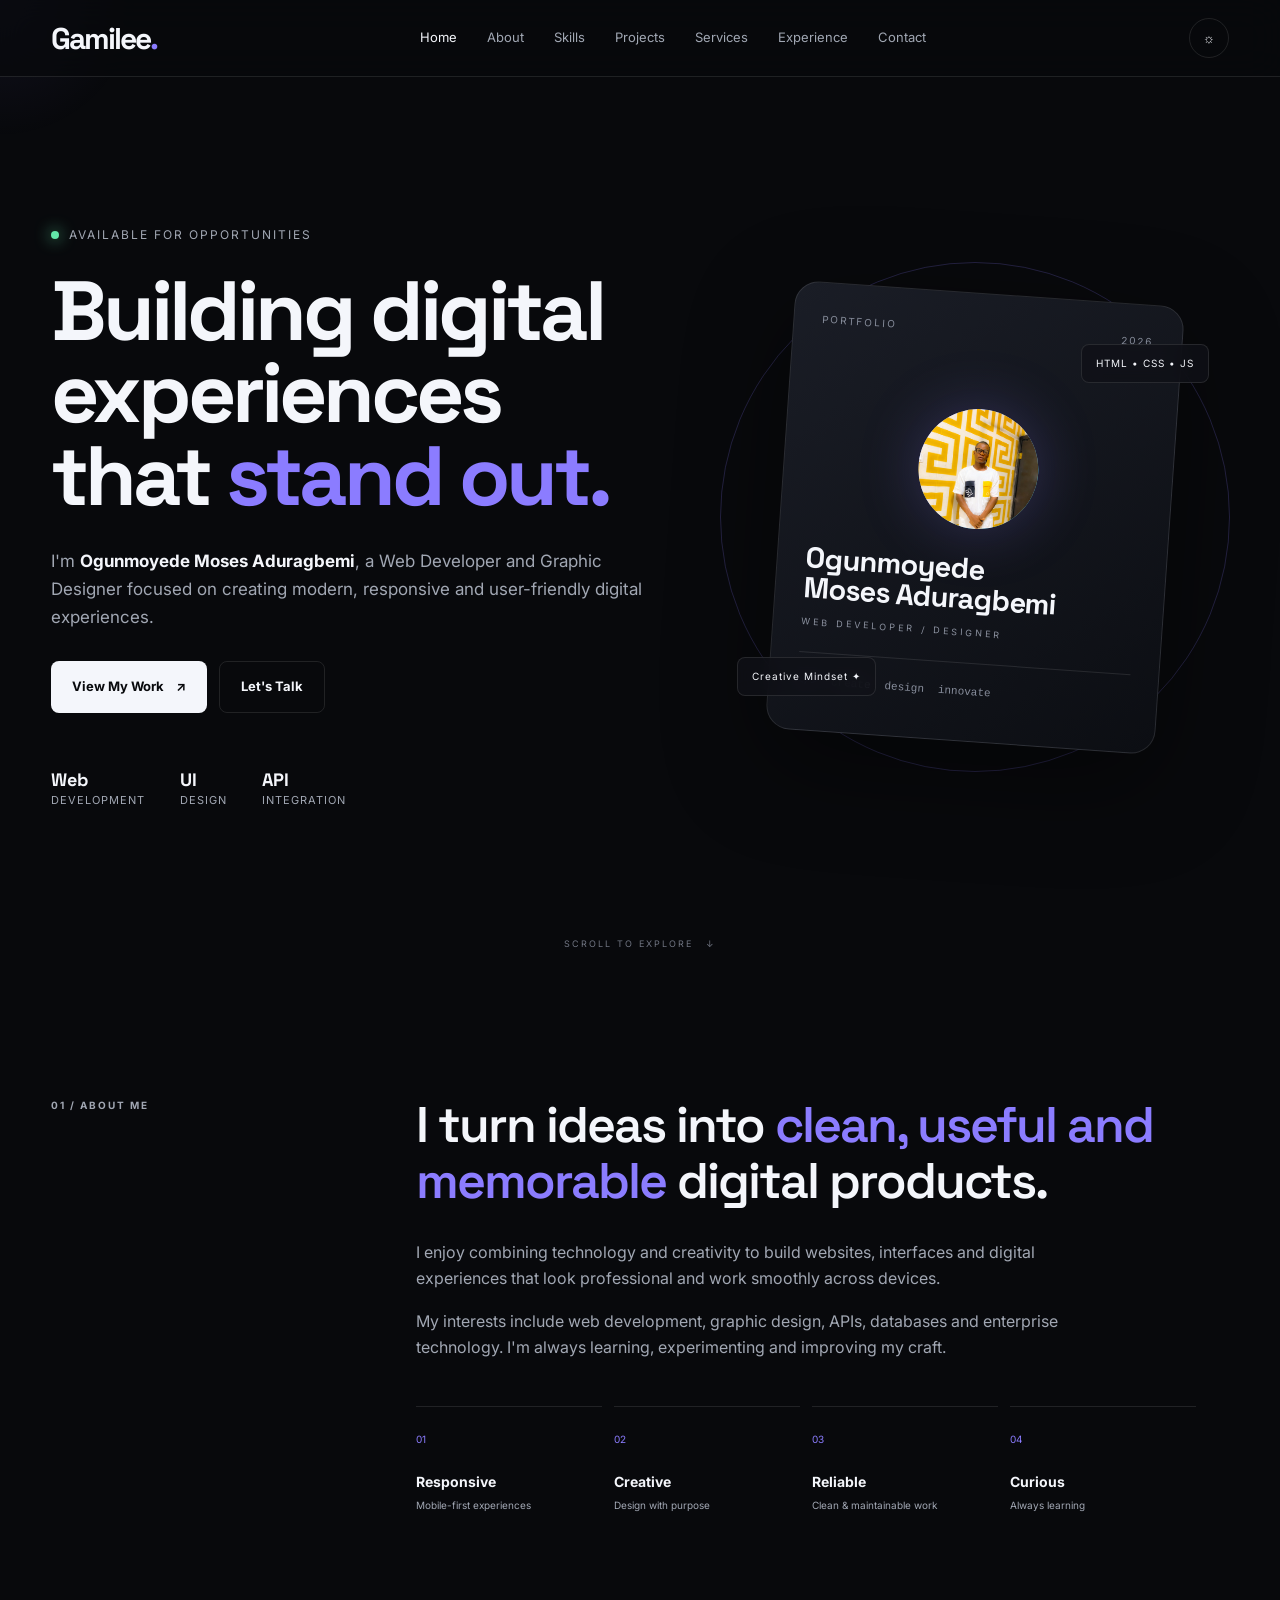
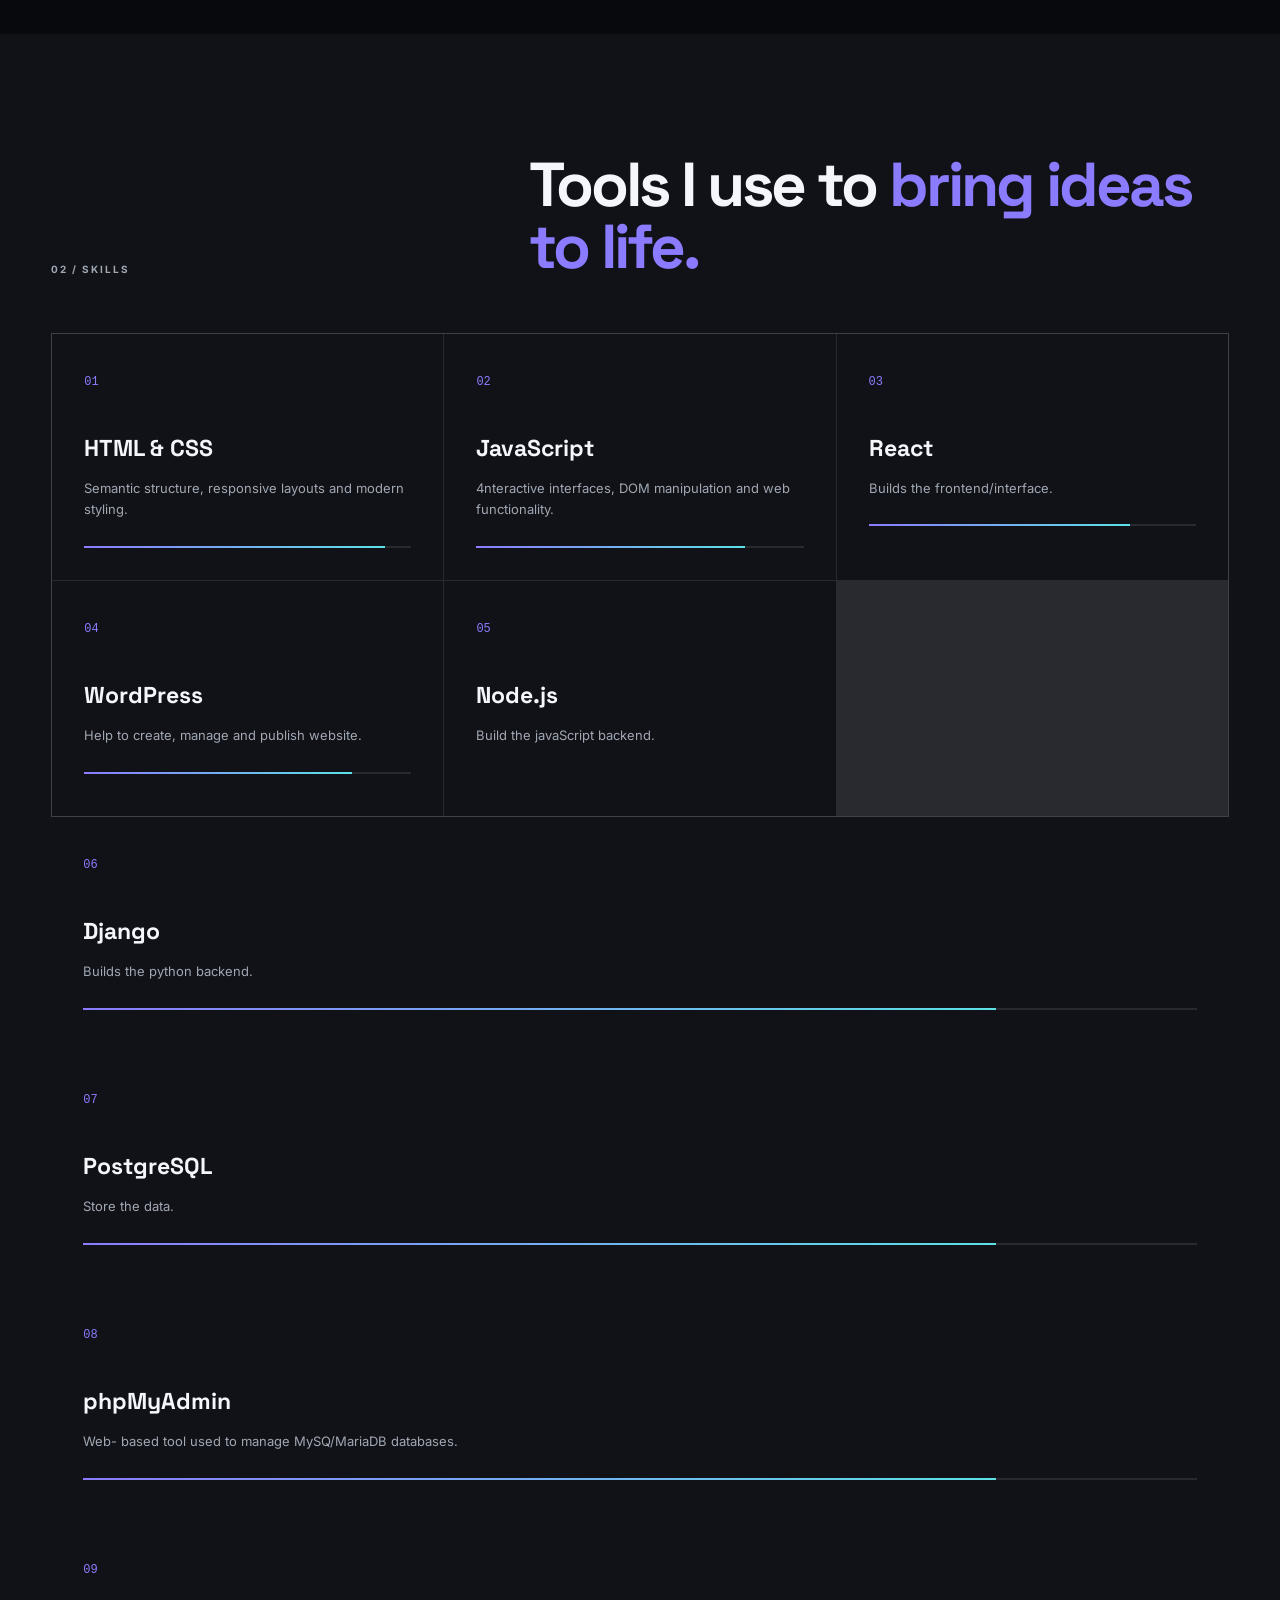
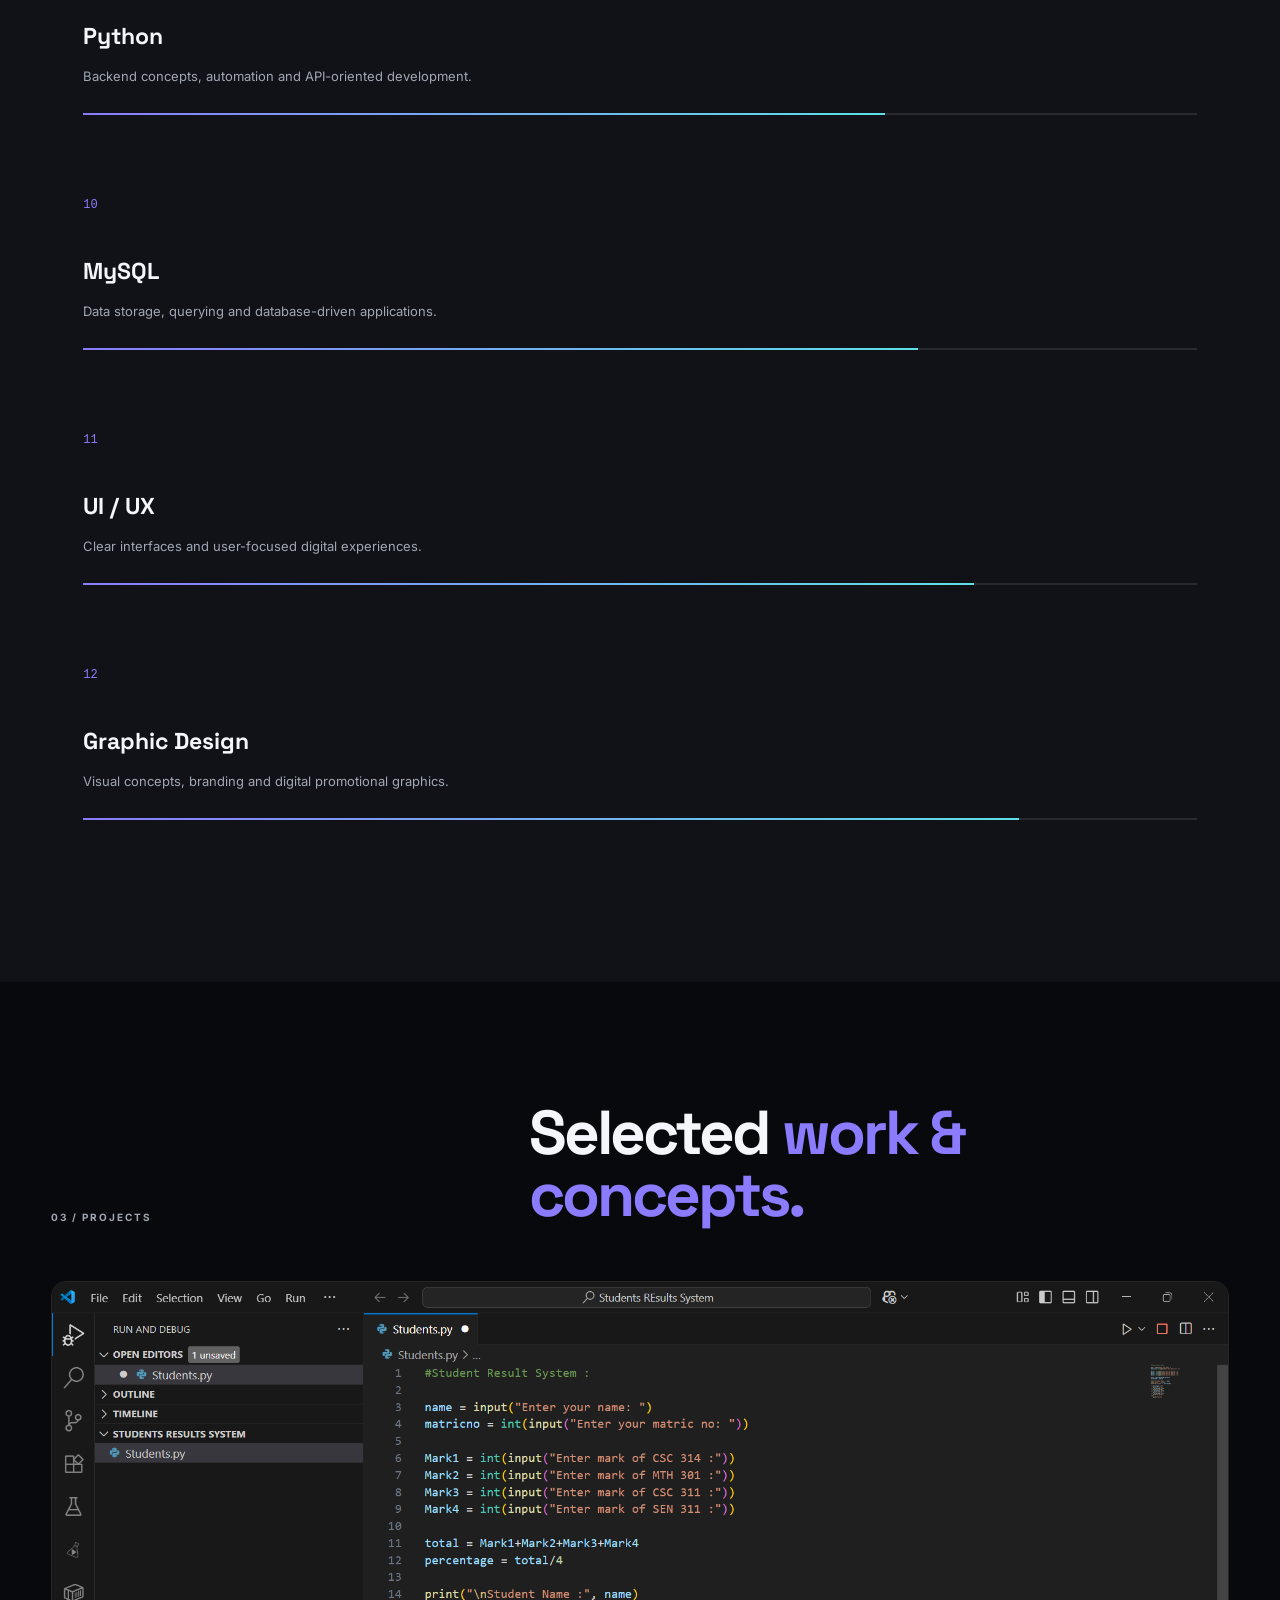
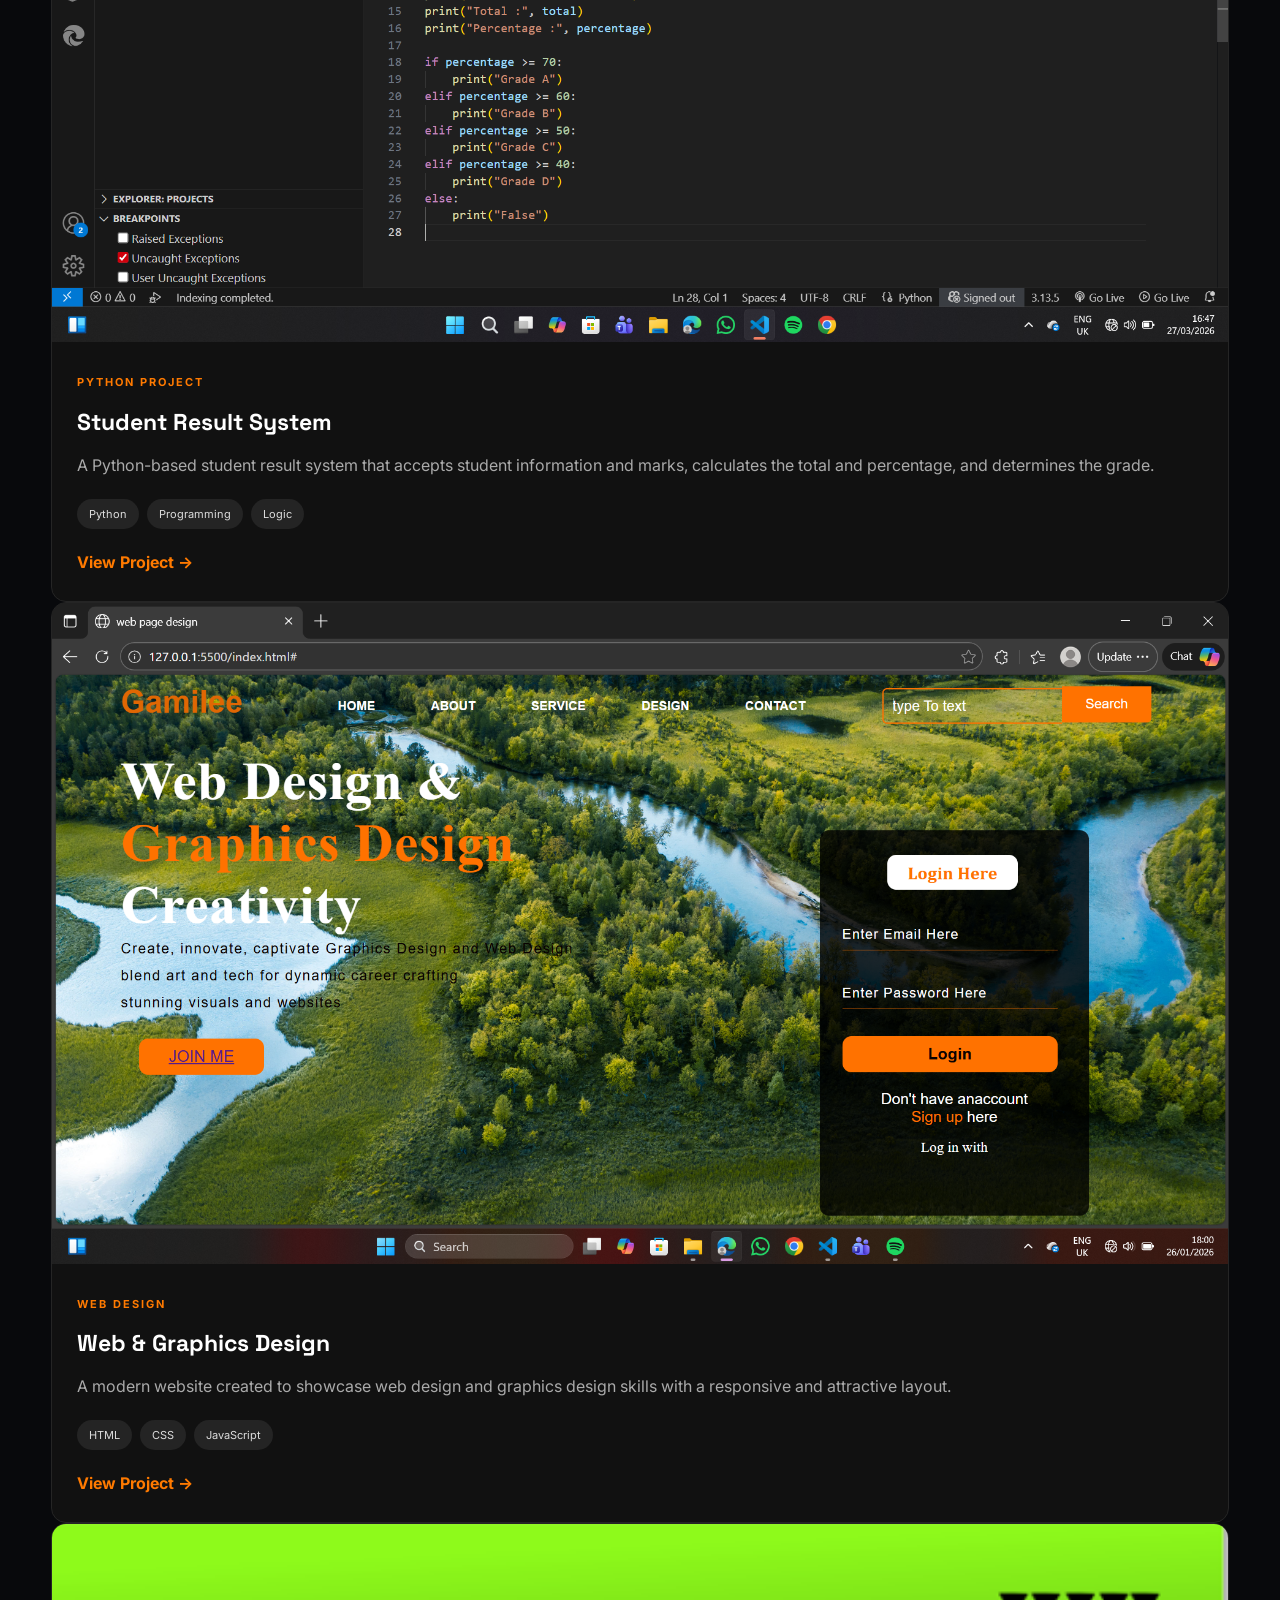
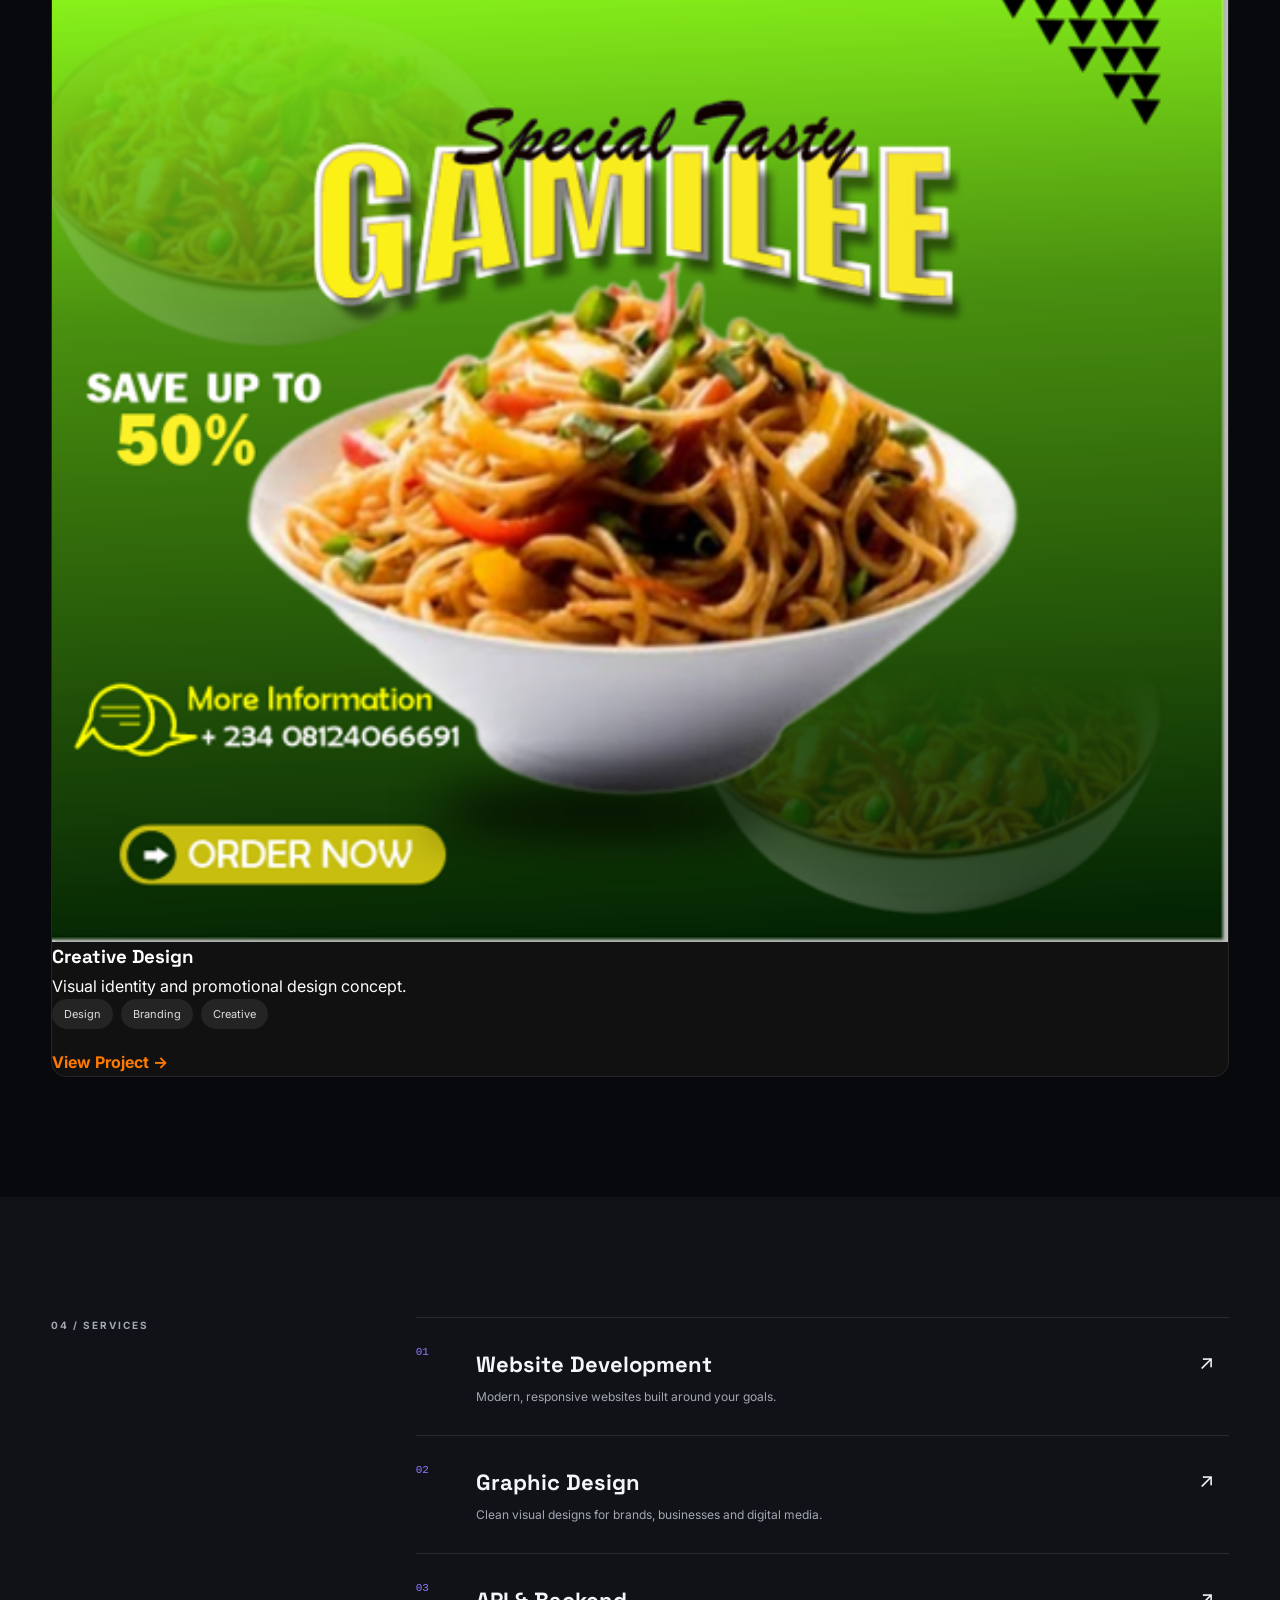
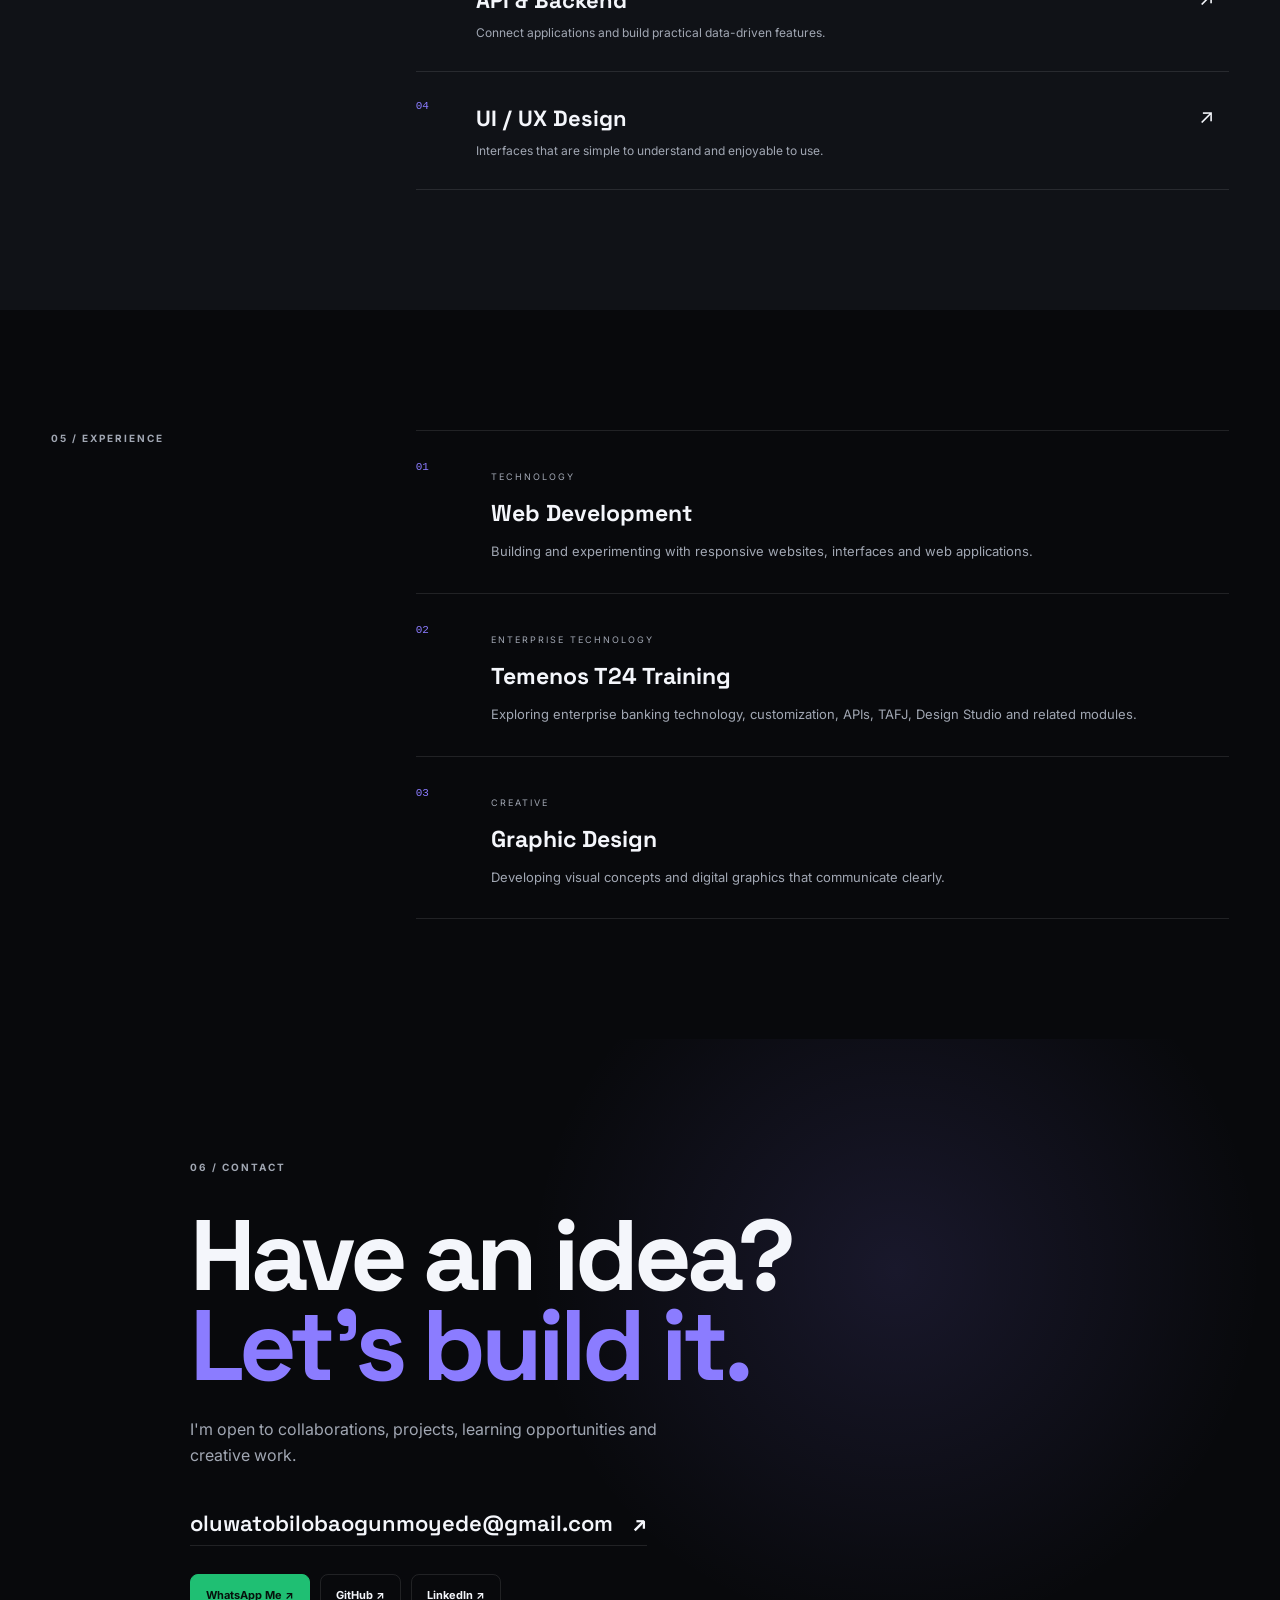
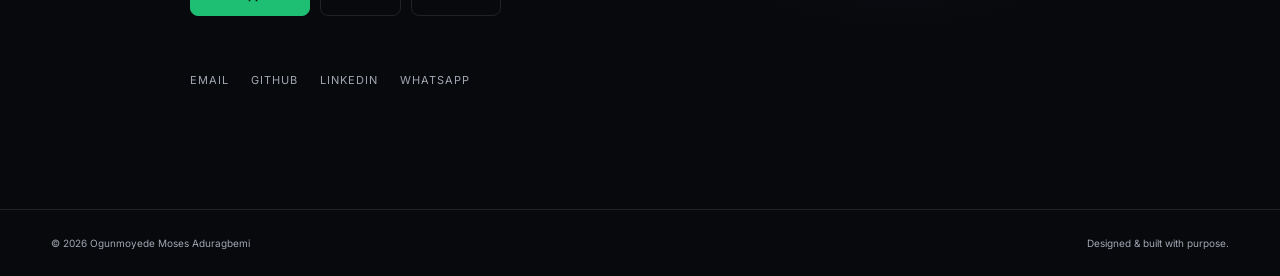
<file: index.html>
<!DOCTYPE html>
<html lang="en">
<head>
    <meta charset="UTF-8">
    <meta name="viewport" content="width=device-width, initial-scale=1.0">

    <meta name="description"
        content="Portfolio of Ogunmoyede Moses Aduragbemi - Web Developer, Graphic Designer and Technology Enthusiast.">

    <title>Ogunmoyede Moses Aduragbemi | Portfolio</title>

    <link rel="preconnect" href="https://fonts.googleapis.com">
    <link rel="preconnect" href="https://fonts.gstatic.com" crossorigin>

    <link href="https://fonts.googleapis.com/css2?family=Inter:wght@400;500;600;700;800&family=Space+Grotesk:wght@500;600;700&display=swap"
        rel="stylesheet">

    <link rel="stylesheet" href="style.css">
</head>

<body>

    <!-- Cursor Glow -->
    <div class="cursor-glow"></div>

    <!-- ================= NAVBAR ================= -->

    <header class="header">

        <nav class="nav container">

            <a href="#home" class="logo">
                Gamilee<span>.</span>
            </a>

            <button class="menu-toggle" aria-label="Open Menu">
                <span></span>
                <span></span>
                <span></span>
            </button>

            <div class="nav-links">

                <a href="#home" class="active">Home</a>
                <a href="#about">About</a>
                <a href="#skills">Skills</a>
                <a href="#projects">Projects</a>
                <a href="#services">Services</a>
                <a href="#experience">Experience</a>
                <a href="#contact">Contact</a>

            </div>

            <button class="theme-toggle" aria-label="Toggle Theme">
                ☼
            </button>

        </nav>

    </header>


    <main>

        <!-- ================= HERO ================= -->

        <section id="home" class="hero section">

            <div class="container hero-grid">

                <div class="hero-copy reveal">

                    <p class="eyebrow">
                        <span class="pulse"></span>
                        Available for opportunities
                    </p>

                    <h1>
                        Building digital experiences that
                        <span>stand out.</span>
                    </h1>

                    <p class="hero-text">

                        I'm <strong>Ogunmoyede Moses Aduragbemi</strong>,
                        a Web Developer and Graphic Designer focused on
                        creating modern, responsive and user-friendly
                        digital experiences.

                    </p>

                    <div class="hero-actions">

                        <a href="#projects" class="btn btn-primary">
                            View My Work
                            <span>↗</span>
                        </a>

                        <a href="#contact" class="btn btn-secondary">
                            Let's Talk
                        </a>

                    </div>


                    <div class="mini-stats">

                        <div>
                            <strong>Web</strong>
                            <span>Development</span>
                        </div>

                        <div>
                            <strong>UI</strong>
                            <span>Design</span>
                        </div>

                        <div>
                            <strong>API</strong>
                            <span>Integration</span>
                        </div>

                    </div>

                </div>


                <!-- PROFILE CARD -->

                <div class="hero-visual reveal">

                    <div class="orbit orbit-one"></div>
                    <div class="orbit orbit-two"></div>

                    <div class="profile-card">

                        <div class="card-top">

                            <span>PORTFOLIO</span>
                            <span>2026</span>

                        </div>


                        <div class="avatar photo-avatar">

                            <img
                                src="Gamilee 1.jpg"
                                alt="Ogunmoyede Moses Aduragbemi">

                        </div>


                        <div class="card-name">

                            Ogunmoyede<br>
                            Moses Aduragbemi

                        </div>


                        <div class="card-role">

                            WEB DEVELOPER / DESIGNER

                        </div>


                        <div class="card-line"></div>


                        <div class="card-code">

                            <span>&lt;/&gt;</span>
                            <span>create</span>
                            <span>design</span>
                            <span>innovate</span>

                        </div>

                    </div>


                    <div class="floating-tag tag-one">
                        HTML • CSS • JS 
                    </div>

                    <div class="floating-tag tag-two">
                        Creative Mindset ✦
                    </div>

                </div>

            </div>


            <div class="scroll-hint">

                SCROLL TO EXPLORE
                <span>↓</span>

            </div>

        </section>


        <!-- ================= ABOUT ================= -->

        <section id="about" class="section">

            <div class="container two-col">

                <div class="section-label reveal">
                    01 / ABOUT ME
                </div>


                <div class="section-content reveal">

                    <p class="lead">

                        I turn ideas into
                        <span>clean, useful and memorable</span>
                        digital products.

                    </p>


                    <p>

                        I enjoy combining technology and creativity
                        to build websites, interfaces and digital
                        experiences that look professional and work
                        smoothly across devices.

                    </p>


                    <p>

                        My interests include web development,
                        graphic design, APIs, databases and enterprise
                        technology. I'm always learning, experimenting
                        and improving my craft.

                    </p>


                    <div class="about-grid">

                        <div class="about-item">

                            <span>01</span>

                            <strong>Responsive</strong>

                            <small>
                                Mobile-first experiences
                            </small>

                        </div>


                        <div class="about-item">

                            <span>02</span>

                            <strong>Creative</strong>

                            <small>
                                Design with purpose
                            </small>

                        </div>


                        <div class="about-item">

                            <span>03</span>

                            <strong>Reliable</strong>

                            <small>
                                Clean & maintainable work
                            </small>

                        </div>


                        <div class="about-item">

                            <span>04</span>

                            <strong>Curious</strong>

                            <small>
                                Always learning
                            </small>

                        </div>

                    </div>

                </div>

            </div>

        </section>


        <!-- ================= SKILLS ================= -->

        <section id="skills" class="section section-dark">

            <div class="container">

                <div class="section-heading reveal">

                    <div class="section-label">
                        02 / SKILLS
                    </div>

                    <h2>

                        Tools I use to
                        <span>bring ideas to life.</span>

                    </h2>

                </div>


                <div class="skills-grid">


                    <div class="skill-card reveal">

                        <b>01</b>

                        <h3>HTML & CSS</h3>

                        <p>
                            Semantic structure, responsive layouts
                            and modern styling.
                        </p>

                        <div class="skill-bar">
                            <i style="width:92%"></i>
                        </div>

                    </div>


                    <div class="skill-card reveal">

                        <b>02</b>

                        <h3>JavaScript</h3>

                        <p>
                            4nteractive interfaces, DOM manipulation
                            and web functionality.
                        </p>

                        <div class="skill-bar">
                            <i style="width:82%"></i>
                        </div>

                    </div>
                    
                    <div class="skill-card reveal">

                        <b>03</b>

                        <h3>React</h3>

                        <p>
                            Builds the frontend/interface.
                        </p>

                        <div class="skill-bar">
                            <i style="width:80%"></i>
                        </div>

                    </div>

                    <div class="skill-card reveal">

                        <b>04</b>

                        <h3>WordPress</h3>

                        <p>
                           Help to create, manage and publish website.
                        </p>

                        <div class="skill-bar">
                            <i style="width:82%"></i>
                        </div>

                    </div>
                    
                    <div class="skill-card reveal">

                        <b>05</b>

                        <h3>Node.js</h3>

                        <p>
                            Build the javaScript backend.
                        </p

                        <div class="skill-bar">
                            <i style="width:82%"></i>
                        </div>

                    </div>
                    
                    <div class="skill-card reveal">

                        <b>06</b>

                        <h3>Django</h3>

                        <p>
                            Builds the python backend.
                        </p>

                        <div class="skill-bar">
                            <i style="width:82%"></i>
                        </div>

                    </div>
                    
                    <div class="skill-card reveal">

                        <b>07</b>

                        <h3>PostgreSQL</h3>

                        <p>
                            Store the data.
                        </p>

                        <div class="skill-bar">
                            <i style="width:82%"></i>
                        </div>

                    </div>
                    
                    <div class="skill-card reveal">

                        <b>08</b>

                        <h3>phpMyAdmin</h3>

                        <p>
                            Web- based tool used to manage MySQ/MariaDB databases.
                        </p>

                        <div class="skill-bar">
                            <i style="width:82%"></i>
                        </div>

                    </div>
                    

                    <div class="skill-card reveal">

                        <b>09</b>

                        <h3>Python</h3>

                        <p>
                            Backend concepts, automation and
                            API-oriented development.
                        </p>

                        <div class="skill-bar">
                            <i style="width:72%"></i>
                        </div>

                    </div>


                    <div class="skill-card reveal">

                        <b>10</b>

                        <h3>MySQL</h3>

                        <p>
                            Data storage, querying and
                            database-driven applications.
                        </p>

                        <div class="skill-bar">
                            <i style="width:75%"></i>
                        </div>

                    </div>


                    <div class="skill-card reveal">

                        <b>11</b>

                        <h3>UI / UX</h3>

                        <p>
                            Clear interfaces and user-focused
                            digital experiences.
                        </p>

                        <div class="skill-bar">
                            <i style="width:80%"></i>
                        </div>

                    </div>


                    <div class="skill-card reveal">

                        <b>12</b>

                        <h3>Graphic Design</h3>

                        <p>
                            Visual concepts, branding and
                            digital promotional graphics.
                        </p>

                        <div class="skill-bar">
                            <i style="width:84%"></i>
                        </div>

                    </div>

                </div>

            </div>

        </section>


        <!-- ================= PROJECTS ================= -->

        <section id="projects" class="section">

            <div class="container">

                <div class="section-heading reveal">

                    <div class="section-label">
                        03 / PROJECTS
                    </div>

                    <h2>

                        Selected
                        <span>work & concepts.</span>

                    </h2>

                </div>

                <div class="project-card">
                    

                <div class="project-image">

                    <img
                        src="projects/student-results/student-results.jpg"
                        alt="Student Result System">

                </div>

               <div class="project-content">

                    <small>PYTHON PROJECT</small>

                    <h3>Student Result System</h3>

                    <p>
                        A Python-based student result system
                        that accepts student information and
                        marks, calculates the total and
                        percentage, and determines the grade.
                    </p>

                    <div class="tags">
                        <span>Python</span>
                        <span>Programming</span>
                        <span>Logic</span>
                    </div>

                    <a
                        href="projects/student-results.jpg"
                        class="project-button">

                        View Project →


                    </a>

                </div>

            </div>
            

                     <!-- PROJECT 2 -->
            <div class="project-card">

                <div class="project-image">

                    <img
                        src="projects/web-design.jpg"
                        alt="Web Design Project">

                </div>

                <div class="project-content">

                    <small>WEB DESIGN</small>

                    <h3>Web & Graphics Design</h3>

                    <p>
                        A modern website created to showcase
                        web design and graphics design skills
                        with a responsive and attractive layout.
                    </p>
                    
                    <div class="tags">
                        <span>HTML</span>
                        <span>CSS</span>
                        <span>JavaScript</span>
                    </div>

                    <a
                        href="projects/web-design.jpg"
                        class="project-button"
                        target="_blank">

                         View Project →

                    </a>
                </div>

            </div>

                    <article class="project reveal">
                    <div class="project-card">
                

                        <div class="project-image project-three">

                              <div class="project-image">

                    <img
                        src="projects/food.jpg"
                        alt="Graphic Design Project">

                    </div>

                        </div>

                        <div class="project-info">


                                <h3>
                                    Creative Design
                                </h3>

                                <p>
                                    Visual identity and promotional
                                    design concept.
                                </p>

                        </div>


                        <div class="tags">

                            <span>Design</span>
                            <span>Branding</span>
                            <span>Creative</span>

                        </div>

                    <a
                        href="projects/food.jpg"
                        class="project-button"
                        target="_blank">

                        View Project →
                            
                    </a>


                    </article>

                </div>

            </div>

        </section>


        <!-- ================= SERVICES ================= -->

        <section id="services" class="section section-dark">

            <div class="container two-col services-layout">

                <div class="section-label reveal">
                    04 / SERVICES
                </div>


                <div class="services-list reveal">


                    <div class="service">

                        <span>01</span>

                        <div>

                            <h3>
                                Website Development
                            </h3>

                            <p>
                                Modern, responsive websites
                                built around your goals.
                            </p>

                        </div>

                        <b>↗</b>

                    </div>


                    <div class="service">

                        <span>02</span>

                        <div>

                            <h3>
                                Graphic Design
                            </h3>

                            <p>
                                Clean visual designs for brands,
                                businesses and digital media.
                            </p>

                        </div>

                        <b>↗</b>

                    </div>


                    <div class="service">

                        <span>03</span>

                        <div>

                            <h3>
                                API & Backend
                            </h3>

                            <p>
                                Connect applications and build
                                practical data-driven features.
                            </p>

                        </div>

                        <b>↗</b>

                    </div>


                    <div class="service">

                        <span>04</span>

                        <div>

                            <h3>
                                UI / UX Design
                            </h3>

                            <p>
                                Interfaces that are simple to
                                understand and enjoyable to use.
                            </p>

                        </div>

                        <b>↗</b>

                    </div>

                </div>

            </div>

        </section>


        <!-- ================= EXPERIENCE ================= -->

        <section id="experience" class="section">

            <div class="container two-col">

                <div class="section-label reveal">
                    05 / EXPERIENCE
                </div>


                <div class="timeline reveal">


                    <div class="timeline-item">

                        <span>01</span>

                        <div>

                            <small>
                                TECHNOLOGY
                            </small>

                            <h3>
                                Web Development
                            </h3>

                            <p>
                                Building and experimenting with
                                responsive websites, interfaces
                                and web applications.
                            </p>

                        </div>

                    </div>


                    <div class="timeline-item">

                        <span>02</span>

                        <div>

                            <small>
                                ENTERPRISE TECHNOLOGY
                            </small>

                            <h3>
                                Temenos T24 Training
                            </h3>

                            <p>
                                Exploring enterprise banking technology,
                                customization, APIs, TAFJ, Design Studio
                                and related modules.
                            </p>

                        </div>

                    </div>


                    <div class="timeline-item">

                        <span>03</span>

                        <div>

                            <small>
                                CREATIVE
                            </small>

                            <h3>
                                Graphic Design
                            </h3>

                            <p>
                                Developing visual concepts and digital
                                graphics that communicate clearly.
                            </p>

                        </div>

                    </div>

                </div>

            </div>

        </section>


        <!-- ================= CONTACT ================= -->

        <section id="contact" class="contact section">

            <div class="container contact-inner reveal">

                <div class="section-label">
                    06 / CONTACT
                </div>


                <h2>

                    Have an idea?
                    <br>

                    <span>
                        Let's build it.
                    </span>

                </h2>


                <p>

                    I'm open to collaborations, projects,
                    learning opportunities and creative work.

                </p>


                <a
                    class="email-link"
                    href="mailto:oluwatobilobaogunmoyede@gmail.com">

                    oluwatobilobaogunmoyede@gmail.com

                    <span>↗</span>

                </a>


                <div class="contact-actions">


                    <!-- WhatsApp -->

                    <a
                        class="contact-btn whatsapp"
                        href="https://wa.me/2348124066691"
                        target="_blank">

                        WhatsApp Me ↗

                    </a>


                    <!-- GitHub -->

                    <a
                        class="contact-btn"
                        href="https://github.com/oluwatobilobaogunmoyede"
                        target="_blank">

                        GitHub ↗

                    </a>


                    <!-- LinkedIn -->

                    <a
                        class="contact-btn"
                        href="https://www.linkedin.com/search/results/all/?keywords=Moses%20Aduragbemi%20Ogunmoyede"
                        target="_blank">

                        LinkedIn ↗

                    </a>

                </div>


                <div class="socials">

                    <a href="mailto:oluwatobilobaogunmoyede@gmail.com">
                        Email
                    </a>

                    <a
                        href="https://github.com/oluwatobilobaogunmoyede"
                        target="_blank">

                        GitHub
                    </a>

                    <a
                        href="https://www.linkedin.com/search/results/all/?keywords=Moses%20Aduragbemi%20Ogunmoyede"
                        target="_blank">

                        LinkedIn
                    </a>

                    <a
                        href="https://wa.me/2348124066691"
                        target="_blank">

                        WhatsApp
                    </a>

                </div>

            </div>

        </section>

    </main>


    <!-- ================= FOOTER ================= -->

    <footer class="footer">

        <div class="container">

            <span>
                © 2026 Ogunmoyede Moses Aduragbemi
            </span>

            <span>
                Designed & built with purpose.
            </span>

        </div>

    </footer>


    <script src="script.js"></script>

</body>
</html>
</file>
<file: style.css>
:root {

    --bg: #08090c;
    --surface: #101217;
    --surface2: #151820;

    --text: #f4f6fb;
    --muted: #a1a7b3;

    --line: rgba(255,255,255,.1);

    --accent: #8b7cff;
    --accent2: #5ce1e6;

    --max: 1180px;
}


/* RESET */

* {
    box-sizing: border-box;
    margin: 0;
    padding: 0;
}


html {
    scroll-behavior: smooth;
}


body {

    font-family: Inter, Arial, sans-serif;

    background: var(--bg);

    color: var(--text);

    line-height: 1.65;

    overflow-x: hidden;
}


a {
    color: inherit;
    text-decoration: none;
}


.container {

    width: min(var(--max), 92%);

    margin: auto;
}


.section {

    padding: 120px 0;
}


.section-dark {

    background: var(--surface);
}


/* ================= NAVBAR ================= */

.header {
    position: sticky;
    top: 0;
    z-index: 1000;
    width: 100%;
    background: rgba(8, 9, 12, 0.72);
    backdrop-filter: blur(18px);
    border-bottom: 1px solid var(--line);
}

.navbar{
    position: sticky;
    top: 0;
    z-index:1000;
}

.nav {

    height: 76px;

    display: flex;

    align-items: center;

    justify-content: space-between;
}


.logo {

    font: 700 30px "Space Grotesk";

    letter-spacing: -2px;
}


.logo span {

    color: var(--accent);
}


.nav-links {

    display: flex;

    gap: 30px;
}


.nav-links a {

    font-size: 13px;

    color: var(--muted);

    transition: .25s;
}


.nav-links a:hover,
.nav-links a.active {

    color: var(--text);
}


.theme-toggle,
.menu-toggle {

    border: 1px solid var(--line);

    background: transparent;

    color: var(--text);

    border-radius: 50%;

    width: 40px;

    height: 40px;

    cursor: pointer;
}


.menu-toggle {

    display: none;

    border: 0;
}


/* ================= HERO ================= */

.hero {

    min-height: 100vh;

    display: flex;

    align-items: center;

    padding-top: 100px;

    position: relative;
}


.hero-grid {

    display: grid;

    grid-template-columns: 1.1fr .9fr;

    gap: 50px;

    align-items: center;
}


.eyebrow {

    font-size: 12px;

    letter-spacing: 2px;

    text-transform: uppercase;

    color: var(--muted);

    display: flex;

    gap: 10px;

    align-items: center;

    margin-bottom: 25px;
}


.pulse {

    width: 8px;

    height: 8px;

    border-radius: 50%;

    background: #62e6a8;

    box-shadow: 0 0 16px #62e6a8;
}


h1,
h2,
h3,
.logo {

    font-family: "Space Grotesk", sans-serif;
}


h1 {

    font-size: clamp(48px, 7vw, 84px);

    line-height: .98;

    letter-spacing: -4px;

    max-width: 850px;
}


h1 span,
h2 span,
.lead span {

    color: var(--accent);
}


.hero-text {

    max-width: 650px;

    color: var(--muted);

    font-size: 17px;

    margin: 30px 0;
}


.hero-text strong {

    color: var(--text);
}


.hero-actions {

    display: flex;

    gap: 12px;
}


.btn {

    padding: 14px 21px;

    border-radius: 8px;

    font-size: 13px;

    font-weight: 700;

    display: inline-flex;

    gap: 12px;

    align-items: center;

    transition: .25s;
}


.btn-primary {

    background: var(--text);

    color: var(--bg);
}


.btn-secondary {

    border: 1px solid var(--line);
}


.btn:hover {

    transform: translateY(-3px);
}


.mini-stats {

    display: flex;

    gap: 35px;

    margin-top: 55px;
}


.mini-stats div {

    display: grid;
}


.mini-stats strong {

    font: 700 18px "Space Grotesk";
}


.mini-stats span {

    font-size: 11px;

    color: var(--muted);

    text-transform: uppercase;

    letter-spacing: 1px;
}


/* ================= PROFILE CARD ================= */

.hero-visual {

    height: 540px;

    display: flex;

    align-items: center;

    justify-content: center;

    position: relative;
}


.profile-card {

    width: min(390px, 90%);

    aspect-ratio: 1 / 1.15;

    background: linear-gradient(
        145deg,
        #1a1d26,
        #0c0e13
    );

    border: 1px solid var(--line);

    border-radius: 24px;

    padding: 28px;

    box-shadow: 0 30px 100px rgba(0,0,0,.45);

    transform: rotate(4deg);

    position: relative;

    z-index: 2;
}


.card-top {

    display: flex;

    justify-content: space-between;

    color: #858b99;

    font-size: 10px;

    letter-spacing: 2px;
}


.avatar {

    width: 120px;

    height: 120px;

    border-radius: 50%;

    margin: 70px auto 25px;

    background: linear-gradient(
        135deg,
        var(--accent),
        var(--accent2)
    );

    box-shadow: 0 0 60px rgba(139,124,255,.25);

    overflow: hidden;
}


.avatar img {

    width: 100%;

    height: 100%;

    object-fit: cover;

    object-position: center 20%;

    display: block;
}


.card-name {

    font: 700 29px/1.05 "Space Grotesk";

    letter-spacing: -1px;
}


.card-role {

    font-size: 9px;

    letter-spacing: 3px;

    color: #8c92a0;

    margin-top: 12px;
}


.card-line {

    height: 1px;

    background: var(--line);

    margin: 22px 0;
}


.card-code {

    display: flex;

    gap: 14px;

    font: 11px monospace;

    color: #878d9b;
}


.card-code span:first-child {

    color: var(--accent);
}


/* ORBITS */

.orbit {

    position: absolute;

    border: 1px solid rgba(139,124,255,.22);

    border-radius: 50%;

    width: 510px;

    height: 510px;
}


.orbit-two {

    width: 350px;

    height: 350px;

    border-color: rgba(92,225,230,.15);
}


.floating-tag {

    position: absolute;

    z-index: 3;

    padding: 10px 14px;

    border: 1px solid var(--line);

    background: rgba(15,17,23,.8);

    backdrop-filter: blur(10px);

    border-radius: 8px;

    font-size: 10px;

    letter-spacing: 1px;
}


.tag-one {

    top: 18%;

    right: 4%;
}


.tag-two {

    bottom: 17%;

    left: 3%;
}


.scroll-hint {

    position: absolute;

    bottom: 25px;

    left: 50%;

    transform: translateX(-50%);

    font-size: 9px;

    letter-spacing: 2px;

    color: #707582;
}


.scroll-hint span {

    margin-left: 8px;
}


/* ================= ABOUT ================= */

.two-col {

    display: grid;

    grid-template-columns: .35fr 1fr;

    gap: 80px;
}


.section-label {

    font-size: 10px;

    letter-spacing: 2px;

    color: var(--muted);

    font-weight: 700;
}


.section-content {

    max-width: 780px;
}


.lead {

    font: 600 clamp(30px,4vw,50px)/1.12 "Space Grotesk";

    letter-spacing: -2px;

    margin-bottom: 30px;
}


.section-content > p:not(.lead) {

    color: var(--muted);

    margin-bottom: 16px;

    max-width: 700px;
}


.about-grid {

    display: grid;

    grid-template-columns: repeat(4,1fr);

    gap: 12px;

    margin-top: 45px;
}


.about-item {

    padding-top: 17px;

    border-top: 1px solid var(--line);
}


.about-item span {

    font-size: 10px;

    color: var(--accent);
}


.about-item strong {

    display: block;

    font-size: 14px;

    margin-top: 20px;
}


.about-item small {

    display: block;

    color: var(--muted);

    font-size: 10px;

    margin-top: 4px;
}


/* ================= SECTION HEADING ================= */

.section-heading {

    margin-bottom: 55px;

    display: flex;

    align-items: end;

    justify-content: space-between;

    gap: 30px;
}


.section-heading h2 {

    font-size: clamp(34px,5vw,62px);

    line-height: 1;

    letter-spacing: -3px;

    max-width: 700px;
}


/* ================= SKILLS ================= */

.skills-grid {

    display: grid;

    grid-template-columns: repeat(3,1fr);

    gap: 1px;

    background: var(--line);

    border: 1px solid var(--line);
}


.skill-card {

    background: var(--surface);

    padding: 32px;

    min-height: 235px;
}


.skill-card b {

    font: 12px monospace;

    color: var(--accent);
}


.skill-card h3 {

    font-size: 23px;

    margin: 38px 0 10px;
}


.skill-card p {

    color: var(--muted);

    font-size: 13px;
}


.skill-bar {

    height: 2px;

    background: var(--line);

    margin-top: 25px;
}


.skill-bar i {

    display: block;

    height: 100%;

    background: linear-gradient(
        90deg,
        var(--accent),
        var(--accent2)
    );
}


/* ================= PROJECTS ================= */

.projects-grid {
    display: grid;
    grid-template-columns: repeat(3, 1fr);
    gap: 25px;
    margin-top: 40px;
}

.project-card {
    background: #111;
    color: white;
    border: 1px solid #252525;
    border-radius: 15px;
    overflow: hidden;
    transition: 0.3s ease;
}

.project-card:hover {
    transform: translateY(-8px);
    border-color: #ff7a00;
    box-shadow: 0 20px 50px rgba(0, 0, 0, 0.3);
}

.project-image {
    width: 100%;
    height: auto;
    overflow: hidden;
    background: #222;
}

.project-image img {
    width: 100%;
    height: 250%;
    object-fit: contain;
    display: block;
    transition: 0.4s ease;
}

.project-card:hover .project-image img {
    transform: scale(1.05);
}

.project-content {
    padding: 25px;
}

.project-content small {
    color: #ff7a00;
    font-size: 11px;
    font-weight: bold;
    letter-spacing: 2px;
}

.project-content h3 {
    font-size: 23px;
    margin: 10px 0;
}

.project-content p {
    color: #aaa;
    line-height: 1.7;
    margin-bottom: 20px;
}

.tags {
    display: flex;
    flex-wrap: wrap;
    gap: 8px;
    margin-bottom: 20px;
}

.tags span {
    background: #242424;
    color: #ddd;
    padding: 6px 12px;
    border-radius: 20px;
    font-size: 11px;
}

.project-button {
    display: inline-block;
    color: #ff7a00;
    font-weight: bold;
    transition: 0.3s;
}

.project-button:hover {
    color: white;
}

.project-placeholder {
    display: flex;
    align-items: center;
    justify-content: center;

    background:
        linear-gradient(
            135deg,
            #111,
            #292929
        );
}

.project-placeholder span {
    color: #ff7a00;
    font-size: 20px;
    font-weight: bold;
}


/* MOBILE */

@media (max-width: 900px) {

    .projects-grid {
        grid-template-columns: 1fr;
    }

}

/* ================= SERVICES ================= */

.services-layout {

    align-items: start;
}


.services-list {

    border-top: 1px solid var(--line);
}


.service {

    display: grid;

    grid-template-columns: 45px 1fr 30px;

    gap: 15px;

    align-items: start;

    padding: 28px 0;

    border-bottom: 1px solid var(--line);
}


.service > span {

    font: 11px monospace;

    color: var(--accent);
}


.service h3 {

    font-size: 22px;
}


.service p {

    color: var(--muted);

    font-size: 12px;

    margin-top: 5px;
}


.service > b {

    font-size: 20px;

    font-weight: 400;
}


/* ================= EXPERIENCE ================= */

.timeline {

    border-top: 1px solid var(--line);
}


.timeline-item {

    display: grid;

    grid-template-columns: 50px 1fr;

    gap: 25px;

    padding: 30px 0;

    border-bottom: 1px solid var(--line);
}


.timeline-item > span {

    font: 11px monospace;

    color: var(--accent);
}


.timeline-item small {

    font-size: 9px;

    letter-spacing: 2px;

    color: var(--muted);
}


.timeline-item h3 {

    font-size: 23px;

    margin: 8px 0;
}


.timeline-item p {

    font-size: 13px;

    color: var(--muted);

    max-width: 650px;
}


/* ================= CONTACT ================= */

.contact {

    background:
        radial-gradient(
            circle at 70% 30%,
            rgba(139,124,255,.13),
            transparent 35%
        ),
        var(--bg);
}


.contact-inner {

    max-width: 900px;
}


.contact h2 {

    font-size: clamp(55px,8vw,100px);

    line-height: .9;

    letter-spacing: -5px;

    margin: 35px 0 25px;
}


.contact p {

    color: var(--muted);

    max-width: 520px;
}


.email-link {

    display: inline-flex;

    gap: 20px;

    font: 600 22px "Space Grotesk";

    margin-top: 40px;

    border-bottom: 1px solid var(--line);

    padding-bottom: 8px;
}


/* CONTACT BUTTONS */

.contact-actions {

    display: flex;

    flex-wrap: wrap;

    gap: 10px;

    margin-top: 28px;
}


.contact-btn {

    display: inline-flex;

    padding: 11px 15px;

    border: 1px solid var(--line);

    border-radius: 8px;

    font-size: 11px;

    font-weight: 700;

    transition: .25s;
}


.contact-btn:hover {

    transform: translateY(-3px);

    border-color: var(--accent);
}


.contact-btn.whatsapp {

    background: #1fbf73;

    color: #06120c;

    border-color: #1fbf73;
}


.socials {

    display: flex;

    gap: 22px;

    margin-top: 55px;
}


.socials a {

    font-size: 11px;

    color: var(--muted);

    text-transform: uppercase;

    letter-spacing: 1px;
}


.socials a:hover {

    color: var(--text);
}


/* ================= FOOTER ================= */

.footer {

    border-top: 1px solid var(--line);

    padding: 25px 0;

    color: var(--muted);

    font-size: 10px;
}


.footer .container {

    display: flex;

    justify-content: space-between;
}


/* ================= ANIMATION ================= */

.reveal {

    opacity: 0;

    transform: translateY(25px);

    transition:
        opacity .7s ease,
        transform .7s ease;
}


.reveal.visible {

    opacity: 1;

    transform: none;
}


.cursor-glow {

    position: fixed;

    width: 300px;

    height: 300px;

    border-radius: 50%;

    pointer-events: none;

    background:
        radial-gradient(
            circle,
            rgba(139,124,255,.08),
            transparent 65%
        );

    transform: translate(-50%,-50%);

    z-index: 0;
}


/* ================= MOBILE ================= */

@media(max-width:900px) {

    .nav-links {

        position: absolute;

        top: 76px;

        left: 0;

        width: 100%;

        background: var(--bg);

        padding: 25px;

        display: none;

        flex-direction: column;

        gap: 18px;

        border-bottom: 1px solid var(--line);
    }


    .nav-links.open {

        display: flex;
    }


    .menu-toggle {

        display: grid;

        place-content: center;

        gap: 4px;
    }


    .menu-toggle span {

        display: block;

        width: 18px;

        height: 1px;

        background: var(--text);
    }


    .theme-toggle {

        margin-left: auto;

        margin-right: 10px;
    }


    .hero-grid,
    .two-col {

        grid-template-columns: 1fr;
    }


    .hero {

        padding-top: 130px;
    }


    .hero-visual {

        height: 480px;
    }


    .two-col {

        gap: 40px;
    }


    .about-grid {

        grid-template-columns: repeat(2,1fr);
    }


    .skills-grid,
    .projects-grid {

        grid-template-columns: 1fr 1fr;
    }


    .section-heading {

        display: block;
    }


    .section-heading .section-label {

        margin-bottom: 25px;
    }

}


/* SMALL MOBILE */

@media(max-width:600px) {

    .section {

        padding: 85px 0;
    }


    h1 {

        letter-spacing: -3px;
    }


    .hero-text {

        font-size: 15px;
    }


    .mini-stats {

        gap: 20px;
    }


    .hero-visual {

        height: 410px;
    }


    .profile-card {

        width: 290px;
    }


    .avatar {

        width: 90px;

        height: 90px;

        margin: 45px auto 20px;
    }


    .card-name {

        font-size: 24px;
    }


    .orbit {

        width: 340px;

        height: 340px;
    }


    .orbit-two {

        width: 250px;

        height: 250px;
    }


    .tag-one {

        right: 0;
    }


    .tag-two {

        left: 0;
    }


    .skills-grid,
    .projects-grid {

        grid-template-columns: 1fr;
    }


    .about-grid {

        grid-template-columns: 1fr 1fr;
    }


    .contact h2 {

        letter-spacing: -4px;
    }


    .footer .container {

        flex-direction: column;

        gap: 7px;
    }


    .socials {

        flex-wrap: wrap;
    }

}
</file>
